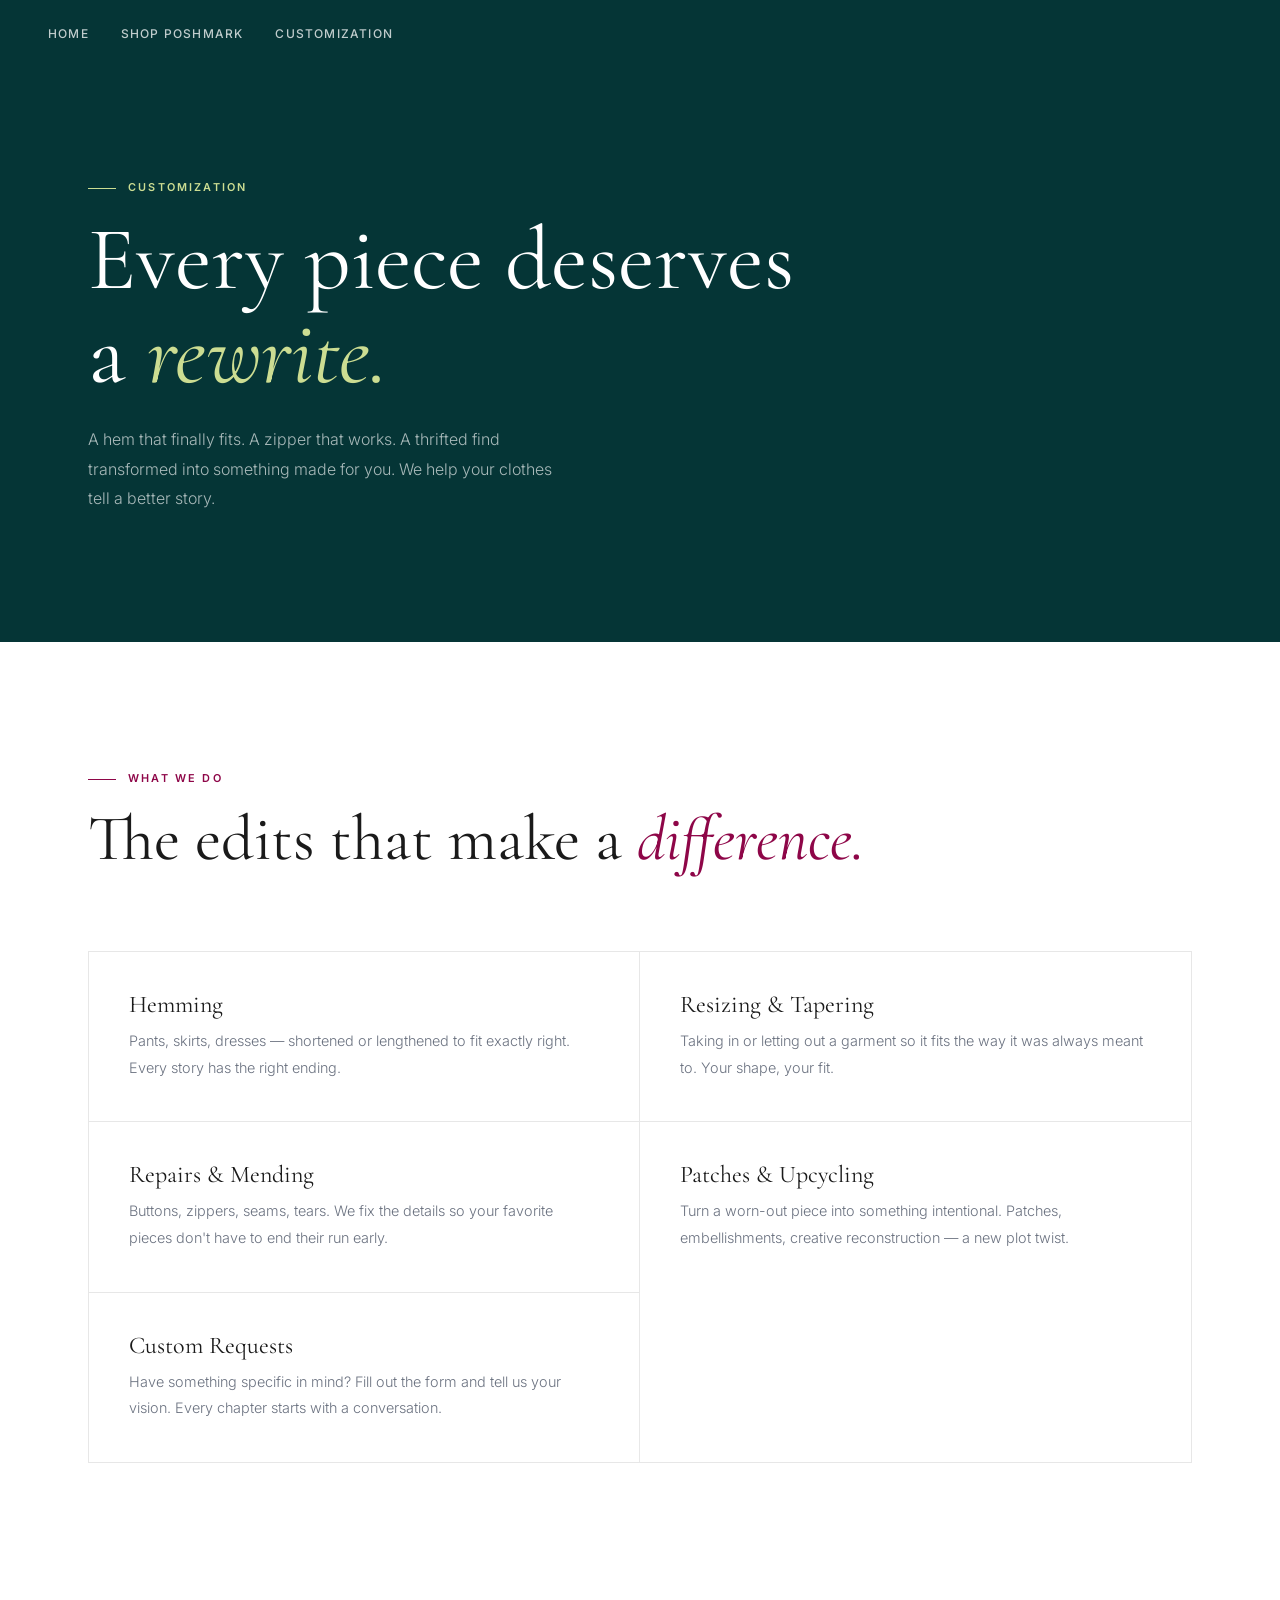
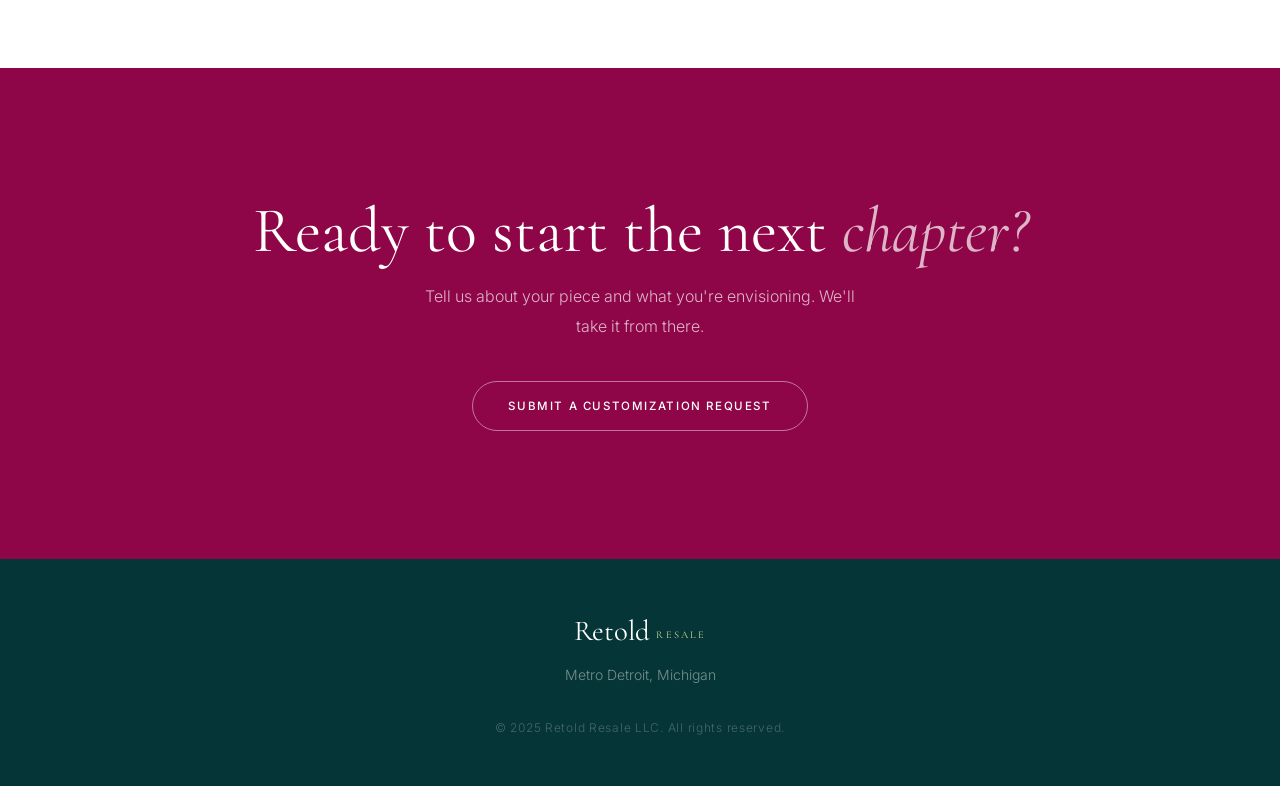
<file: customization.html>
<!DOCTYPE html>
<html lang="en">
<head>
  <meta charset="UTF-8" />
  <meta name="viewport" content="width=device-width, initial-scale=1.0" />
  <title>Customization — Retold Resale</title>
  <meta name="description" content="Custom alterations and clothing customization at Retold Resale. Give your pieces a new chapter." />
  <link rel="stylesheet" href="styles.css" />
  <style>
    .custom-hero {
      min-height: 70vh;
      display: flex; align-items: center;
      background: var(--forest);
      padding: clamp(8rem, 14vw, 12rem) 0 clamp(5rem, 10vw, 8rem);
    }
    .custom-hero h1 { color: var(--white); font-size: clamp(3.5rem, 7vw, 6rem); font-weight: 400; line-height: 1.05; margin-bottom: 1.5rem; }
    .custom-hero h1 em { color: var(--sage); font-style: italic; }
    .custom-hero p { color: rgba(255,255,255,0.65); font-size: 1rem; max-width: 48ch; line-height: 1.85; font-weight: 300; }
    .custom-hero .eyebrow { color: var(--sage); }
    .custom-hero .eyebrow::before { background: var(--sage); }

    .services-list {
      display: grid;
      grid-template-columns: repeat(2, 1fr);
      gap: 0;
      border: 1px solid rgba(26,26,26,0.1);
      margin-bottom: clamp(3rem, 6vw, 5rem);
    }
    .service-item {
      padding: 2.5rem;
      border-right: 1px solid rgba(26,26,26,0.1);
      border-bottom: 1px solid rgba(26,26,26,0.1);
    }
    .service-item:nth-child(2n) { border-right: none; }
    .service-item:nth-last-child(-n+2) { border-bottom: none; }
    .service-item h3 { font-size: 1.5rem; font-weight: 400; color: var(--black); margin-bottom: 0.6rem; }
    .service-item p { font-size: 0.9rem; color: var(--gray); font-weight: 300; line-height: 1.85; }

    .cta-custom {
      text-align: center;
      padding: clamp(5rem, 10vw, 8rem) 0;
      background: var(--berry);
    }
    .cta-custom h2 { color: var(--white); font-size: clamp(2.5rem, 5vw, 4rem); font-weight: 400; margin-bottom: 1rem; }
    .cta-custom h2 em { font-style: italic; color: rgba(255,255,255,0.7); }
    .cta-custom p { color: rgba(255,255,255,0.7); font-size: 1rem; max-width: 44ch; margin: 0 auto 2.5rem; font-weight: 300; line-height: 1.85; }

    /* Nav */
    .nav-limited {
      position: fixed; inset: 0 0 auto 0; z-index: 100;
      display: flex; align-items: center; justify-content: flex-start;
      padding: 1.2rem clamp(1.5rem, 5vw, 3rem);
      transition: background 0.4s, padding 0.3s;
      background: rgba(5,53,54,0.0);
    }
    .nav-limited.scrolled {
      background: rgba(251,248,243,0.97);
      backdrop-filter: blur(12px);
      box-shadow: 0 1px 0 rgba(26,26,26,0.1);
      padding: 0.9rem clamp(1.5rem, 5vw, 3rem);
    }
    .nav-limited .brand {
      font-family: 'Cormorant Garamond', Georgia, serif;
      font-size: 1.3rem; font-weight: 500;
      color: var(--white); text-decoration: none;
      transition: color 0.3s;
    }
    .nav-limited .brand span {
      font-size: 0.62rem; letter-spacing: 0.2em;
      text-transform: uppercase; color: var(--sage);
      display: block; font-family: 'Inter', sans-serif; font-weight: 600;
    }
    .nav-limited.scrolled .brand { color: var(--black); }
    .nav-limited.scrolled .brand span { color: var(--berry); }
    .nav-limited__links { display: flex; align-items: center; gap: 2rem; list-style: none; margin: 0; padding: 0; }
    .nav-limited__links a {
      font-size: 0.75rem; font-weight: 500; letter-spacing: 0.1em;
      text-transform: uppercase; color: rgba(255,255,255,0.75);
      text-decoration: none; transition: color 0.2s;
      font-family: 'Inter', sans-serif;
    }
    .nav-limited__links a:hover { color: var(--white); }
    .nav-limited.scrolled .nav-limited__links a { color: var(--gray); }
    .nav-limited.scrolled .nav-limited__links a:hover { color: var(--black); }
    .nav-limited__links .nav-cta {
      background: var(--berry); color: white !important;
      padding: 0.55rem 1.3rem; border-radius: 50px;
    }
    .nav-limited__links .nav-cta:hover { background: var(--forest) !important; }
    .nav-limited.scrolled .nav-limited__links .nav-cta { color: white !important; }

    @media (max-width: 640px) {
      .services-list { grid-template-columns: 1fr; }
      .service-item { border-right: none; }
      .service-item:nth-last-child(-n+2) { border-bottom: 1px solid rgba(26,26,26,0.1); }
      .service-item:last-child { border-bottom: none; }
    }
  </style>
</head>
<body>

  <!-- NAV -->
  <nav class="nav-limited" id="nav-limited">
    <ul class="nav-limited__links">
      <li><a href="index.html">Home</a></li>
      <li><a href="https://poshmark.com/closet/retold_resale" target="_blank">Shop Poshmark</a></li>
      <li><a href="customization.html">Customization</a></li>
    </ul>
  </nav>

  <!-- HERO -->
  <section class="custom-hero">
    <div class="container">
      <span class="eyebrow">Customization</span>
      <h1>Every piece deserves<br>a <em>rewrite.</em></h1>
      <p>A hem that finally fits. A zipper that works. A thrifted find transformed into something made for you. We help your clothes tell a better story.</p>
    </div>
  </section>

  <!-- SERVICES -->
  <section class="section section--cream">
    <div class="container">
      <div class="section-head">
        <span class="eyebrow">What We Do</span>
        <h2>The edits that make a <em>difference.</em></h2>
      </div>
      <div class="services-list">
        <div class="service-item">
          <h3>Hemming</h3>
          <p>Pants, skirts, dresses — shortened or lengthened to fit exactly right. Every story has the right ending.</p>
        </div>
        <div class="service-item">
          <h3>Resizing & Tapering</h3>
          <p>Taking in or letting out a garment so it fits the way it was always meant to. Your shape, your fit.</p>
        </div>
        <div class="service-item">
          <h3>Repairs & Mending</h3>
          <p>Buttons, zippers, seams, tears. We fix the details so your favorite pieces don't have to end their run early.</p>
        </div>
        <div class="service-item">
          <h3>Patches & Upcycling</h3>
          <p>Turn a worn-out piece into something intentional. Patches, embellishments, creative reconstruction — a new plot twist.</p>
        </div>
        <div class="service-item">
          <h3>Custom Requests</h3>
          <p>Have something specific in mind? Fill out the form and tell us your vision. Every chapter starts with a conversation.</p>
        </div>
      </div>
    </div>
  </section>

  <!-- CTA -->
  <section class="cta-custom">
    <div class="container">
      <h2>Ready to start the next <em>chapter?</em></h2>
      <p>Tell us about your piece and what you're envisioning. We'll take it from there.</p>
      <a href="https://forms.gle/hyjNChgdkvgyZFVo8" target="_blank" class="btn btn--outline" style="color:white; border-color:rgba(255,255,255,0.45);">Submit a Customization Request</a>
    </div>
  </section>

  <!-- FOOTER -->
  <footer style="background:var(--forest); color:var(--white); padding:3rem 0; text-align:center;">
    <div class="container">
      <div style="font-family:var(--serif); font-size:1.8rem; font-weight:400; margin-bottom:0.5rem;">
        Retold<span style="font-size:0.65rem; letter-spacing:0.2em; text-transform:uppercase; color:var(--sage); vertical-align:middle; margin-left:0.4rem;">Resale</span>
      </div>
      <p style="color:rgba(255,255,255,0.45); font-size:0.875rem; font-weight:300; margin-top:0.5rem;">Metro Detroit, Michigan</p>
      <p style="color:rgba(255,255,255,0.25); font-size:0.75rem; letter-spacing:0.06em; margin-top:2rem;">&copy; 2025 Retold Resale LLC. All rights reserved.</p>
    </div>
  </footer>

  <script>
    const nav = document.getElementById('nav-limited');
    addEventListener('scroll', () => nav.classList.toggle('scrolled', scrollY > 40));
  </script>

</body>
</html>
</file>
<file: styles.css>
/* =============================================
   Retold Resale — Elevated Marketing Site
   ============================================= */

@import url('https://fonts.googleapis.com/css2?family=Cormorant+Garamond:ital,wght@0,300;0,400;0,500;1,300;1,400;1,500&family=Inter:wght@300;400;500;600&display=swap');

:root {
  --berry:   #8E0648;
  --sage:    #CCDD92;
  --forest:  #053536;
  --coral:   #E66F4F;
  --blush:   #FFE8EA;
  --cream:   #FBF8F3;
  --white:   #FFFFFF;
  --black:   #1A1A1A;
  --gray:    #6B7280;
  --border:  rgba(26,26,26,0.1);

  --serif: 'Cormorant Garamond', Georgia, serif;
  --sans:  'Inter', system-ui, sans-serif;
  --max: 1200px;
}

*, *::before, *::after { box-sizing: border-box; margin: 0; padding: 0; }
html { scroll-behavior: smooth; -webkit-font-smoothing: antialiased; }
body {
  font-family: var(--sans);
  color: var(--black);
  background: var(--cream);
  font-size: 16px;
  line-height: 1.65;
  font-weight: 300;
}
img { display: block; max-width: 100%; height: auto; }
a { color: inherit; text-decoration: none; }
h1, h2, h3, h4 { font-family: var(--serif); line-height: 1.1; }

.container { width: 100%; max-width: var(--max); margin: 0 auto; padding: 0 clamp(1.5rem, 5vw, 3rem); }
.section { padding: clamp(5rem, 10vw, 9rem) 0; }

/* =============================================
   NAV
   ============================================= */
.nav {
  position: fixed; inset: 0 0 auto 0; z-index: 100;
  display: flex; align-items: center; justify-content: space-between;
  padding: 1.5rem clamp(1.5rem, 5vw, 3rem);
  transition: background 0.4s, padding 0.3s;
}
.nav.scrolled {
  background: rgba(251,248,243,0.97);
  backdrop-filter: blur(12px);
  padding: 1rem clamp(1.5rem, 5vw, 3rem);
  box-shadow: 0 1px 0 var(--border);
}
.nav__brand {
  font-family: var(--serif);
  font-size: 1.4rem;
  font-weight: 500;
  color: var(--black);
}
.nav__brand b { display: block; font-weight: 500; }
.nav__brand span {
  font-size: 0.62rem;
  font-weight: 600;
  letter-spacing: 0.2em;
  text-transform: uppercase;
  color: var(--berry);
}
.nav__links { display: flex; align-items: center; gap: 2.5rem; list-style: none; }
.nav__links a {
  font-size: 0.75rem;
  font-weight: 400;
  letter-spacing: 0.1em;
  color: var(--gray);
  text-transform: uppercase;
  transition: color 0.2s;
}
.nav__links a:hover, .nav__links a.active { color: var(--black); }
.nav__cta {
  background: var(--berry) !important;
  color: white !important;
  padding: 0.6rem 1.5rem !important;
  border-radius: 50px !important;
  letter-spacing: 0.08em;
  font-weight: 500 !important;
  transition: background 0.2s, transform 0.2s !important;
  text-transform: uppercase !important;
}
.nav__cta:hover { background: var(--forest) !important; transform: translateY(-1px); }

.logo-mobile { display: none; }

/* Hero on dark (forest) background */
.hero.section--forest { background: var(--forest); }
.hero.section--forest .hero__text h1 { color: var(--white); }
.hero.section--forest .hero__text h1 em { color: var(--sage); }
.hero.section--forest .hero__text p { color: var(--white); }
.hero.section--forest .btn--black { background: var(--berry); color: var(--white); }
.hero.section--forest .btn--black:hover { background: var(--white); color: var(--berry); transform: translateY(-2px); }
.hero.section--forest .btn--outline { color: var(--white); border-color: rgba(255,255,255,0.35); }
.hero.section--forest .btn--outline:hover { background: var(--white); color: var(--forest); border-color: var(--white); }

/* =============================================
   BUTTONS
   ============================================= */
.btn {
  display: inline-flex; align-items: center; gap: 0.5rem;
  padding: 0.9rem 2.2rem;
  border: none; cursor: pointer;
  font-family: var(--sans);
  font-size: 0.72rem; font-weight: 500;
  letter-spacing: 0.14em; text-transform: uppercase;
  border-radius: 50px;
  transition: all 0.25s ease;
  text-decoration: none;
  white-space: nowrap;
}
.btn--black { background: var(--forest); color: white; }
.btn--berry { background: var(--berry); color: white; }
.btn--berry:hover { background: var(--white); color: var(--berry); }
.btn--black:hover { background: var(--black); transform: translateY(-2px); }
.btn--outline { background: transparent; color: var(--black); border: 1px solid rgba(26,26,26,0.3); }
.btn--outline:hover { background: var(--black); color: white; border-color: var(--black); }

/* Nav over dark hero */
.nav--light:not(.scrolled) .nav__brand { color: var(--white); }
.nav--light:not(.scrolled) .nav__brand span { color: var(--sage); }
.nav--light:not(.scrolled) .nav__links a { color: rgba(255,255,255,0.65); }
.nav--light:not(.scrolled) .nav__links a:hover,
.nav--light:not(.scrolled) .nav__links a.active { color: var(--white); }
.nav--light:not(.scrolled) .nav__cta { background: var(--berry) !important; color: var(--white) !important; }
.nav--light:not(.scrolled) .nav__cta:hover { background: var(--white) !important; color: var(--berry) !important; }

/* =============================================
   HERO
   ============================================= */
.hero {
  padding-top: 8rem;
  padding-bottom: clamp(4rem, 8vw, 7rem);
  min-height: 100vh;
  display: flex; align-items: center;
}
.hero__grid {
  display: grid;
  grid-template-columns: 1.1fr 0.9fr;
  gap: clamp(3rem, 7vw, 6rem);
  align-items: center;
}
.hero__text h1 {
  font-size: clamp(3.8rem, 7vw, 6.5rem);
  color: var(--black);
  margin-bottom: 1.5rem;
  font-weight: 400;
  line-height: 1.05;
}
.hero__text h1 em { color: var(--berry); font-style: italic; }
.hero__text p {
  font-size: 1rem;
  color: var(--gray);
  margin-bottom: 2.5rem;
  max-width: 44ch;
  line-height: 1.85;
  font-weight: 300;
}
.hero__actions { display: flex; gap: 1rem; flex-wrap: wrap; }
.hero__media img {
  width: 100%;
  aspect-ratio: 3/4;
  object-fit: cover;
  border-radius: 3px;
}

/* =============================================
   SECTION COLOR BLOCKS
   ============================================= */
.section--cream   { background: var(--white); }
.section--blush   { background: var(--blush); }
.section--forest  { background: var(--forest); color: var(--white); }
.section--berry   { background: var(--berry);  color: var(--white); }

/* =============================================
   EYEBROW
   ============================================= */
.eyebrow {
  display: flex; align-items: center; gap: 0.75rem;
  font-family: var(--sans);
  font-size: 0.68rem; letter-spacing: 0.2em; text-transform: uppercase;
  color: var(--berry); font-weight: 600;
  margin-bottom: 1rem;
}
.eyebrow::before {
  content: ''; display: block;
  width: 28px; height: 1px;
  background: var(--berry); flex-shrink: 0;
}
.section--forest .eyebrow,
.testimonials .eyebrow { color: var(--sage); }
.section--forest .eyebrow::before,
.testimonials .eyebrow::before { background: var(--sage); }
.section--berry .eyebrow { color: rgba(255,255,255,0.55); }
.section--berry .eyebrow::before { background: rgba(255,255,255,0.35); }

/* =============================================
   SECTION HEAD
   ============================================= */
.section-head { margin-bottom: clamp(3rem, 6vw, 5rem); }
.section-head h2 {
  font-size: clamp(2.5rem, 5vw, 4.5rem);
  color: var(--black);
  margin-bottom: 1rem;
  font-weight: 400;
  line-height: 1.1;
}
.section-head h2 em { color: var(--berry); font-style: italic; }
.section-head p {
  font-size: 1rem;
  color: var(--gray);
  max-width: 55ch;
  font-weight: 300;
  line-height: 1.85;
}
.section--forest .section-head h2 { color: var(--white); }
.section--forest .section-head h2 em { color: var(--sage); }
.section--forest .section-head p { color: rgba(255,255,255,0.55); }
.testimonials .section-head h2 { color: var(--white); }
.testimonials .section-head p { color: rgba(255,255,255,0.55); }

/* =============================================
   CARDS
   ============================================= */
.card-grid {
  display: grid;
  grid-template-columns: repeat(3, 1fr);
  gap: 1.5rem;
}
.card-grid--4 { grid-template-columns: repeat(4, 1fr); }

.card {
  background: var(--white);
  border: 1px solid var(--border);
  border-radius: 3px;
  overflow: hidden;
  transition: box-shadow 0.3s, border-color 0.3s, transform 0.3s;
}
.card:hover {
  border-color: rgba(26,26,26,0.18);
  box-shadow: 0 8px 32px rgba(0,0,0,0.07);
  transform: translateY(-2px);
}
.card__img { aspect-ratio: 3/4; overflow: hidden; }
.card__img img { width: 100%; height: 100%; object-fit: cover; transition: transform 0.6s ease; }
.card:hover .card__img img { transform: scale(1.04); }
.card__body { padding: 2rem; }
.card h3 {
  font-size: 1.6rem;
  color: var(--black);
  margin-bottom: 0.6rem;
  font-weight: 400;
}
.card p { color: var(--gray); font-size: 0.9rem; font-weight: 300; line-height: 1.85; }

/* =============================================
   STEPS
   ============================================= */
.steps {
  display: grid;
  grid-template-columns: repeat(5, 1fr);
  border: 1px solid var(--border);
}
.section--forest .steps { border-color: rgba(255,255,255,0.1); }
.section--cream .steps { border-color: var(--border); }

.step {
  padding: 2.5rem 2rem;
  border-right: 1px solid var(--border);
}
.section--forest .step { border-right-color: rgba(255,255,255,0.1); }
.step:last-child { border-right: none; }

.step__num {
  font-family: var(--serif);
  font-size: 4rem;
  font-weight: 300;
  color: rgba(142,6,72,0.1);
  line-height: 1;
  margin-bottom: 1.25rem;
}
.section--forest .step__num { color: rgba(204,221,146,0.22); }
.step h3 {
  font-size: 1rem;
  font-family: var(--sans);
  font-weight: 500;
  letter-spacing: 0.02em;
  color: var(--black);
  margin-bottom: 0.6rem;
}
.section--forest .step h3 { color: var(--white); }
.step p {
  font-size: 0.85rem;
  line-height: 1.85;
  font-weight: 300;
  color: var(--gray);
}
.section--forest .step p { color: rgba(255,255,255,0.52); }

/* =============================================
   TESTIMONIALS
   ============================================= */
.testimonials {
  background: var(--forest);
  color: var(--white);
  padding: clamp(5rem, 10vw, 8rem) 0;
}
.quote-grid {
  display: grid;
  grid-template-columns: repeat(3, 1fr);
  border: 1px solid rgba(255,255,255,0.1);
}
.quote { padding: 2.5rem; }
.quote + .quote { border-left: 1px solid rgba(255,255,255,0.1); }
.quote p {
  font-family: var(--serif);
  font-size: 1.2rem;
  font-style: italic;
  font-weight: 300;
  margin-bottom: 2rem;
  line-height: 1.85;
  color: rgba(255,255,255,0.85);
}
.quote__author { font-size: 0.78rem; color: rgba(255,255,255,0.38); letter-spacing: 0.05em; }
.quote__author b { display: block; color: var(--white); font-weight: 500; margin-bottom: 0.2rem; }

/* =============================================
   PRICING
   ============================================= */
.pricing-grid {
  display: grid;
  grid-template-columns: repeat(3, 1fr);
  gap: 1.5rem;
}
.pricing-grid--2 {
  grid-template-columns: repeat(2, 1fr);
  max-width: 820px;
  margin-inline: auto;
}

/* Service list for alterations */
.service-list {
  list-style: none;
  margin-top: 1.25rem;
  display: flex; flex-direction: column; gap: 0.6rem;
}
.service-list li {
  font-size: 0.875rem;
  color: var(--gray);
  font-weight: 300;
  padding-left: 1.25rem;
  position: relative;
}
.service-list li::before {
  content: '—';
  position: absolute; left: 0;
  color: var(--berry);
  font-size: 0.7rem;
  top: 0.2em;
}
.price-card {
  background: var(--white);
  border: 1px solid var(--border);
  border-radius: 3px;
  padding: 2.5rem;
  display: flex; flex-direction: column;
  transition: box-shadow 0.3s, transform 0.3s;
}
.price-card:hover { box-shadow: 0 16px 48px rgba(0,0,0,0.09); transform: translateY(-3px); }
.price-card--featured {
  background: var(--forest);
  color: var(--white);
  border-color: var(--forest);
}
.price-card__label {
  font-size: 0.65rem;
  letter-spacing: 0.2em;
  text-transform: uppercase;
  color: var(--berry);
  margin-bottom: 1.5rem;
  font-weight: 600;
}
.price-card--featured .price-card__label { color: var(--sage); }
.price-card h3 { font-size: 2rem; font-weight: 400; letter-spacing: -0.01em; }
.price-card__amount {
  font-family: var(--serif);
  font-size: 4rem;
  font-weight: 300;
  color: var(--black);
  line-height: 1;
  margin: 1.25rem 0 0.25rem;
}
.price-card--featured .price-card__amount { color: var(--sage); }
.price-card__period {
  font-size: 0.78rem;
  color: var(--gray);
  margin-bottom: 2rem;
  font-weight: 300;
  letter-spacing: 0.04em;
}
.price-card--featured .price-card__period { color: rgba(255,255,255,0.42); }
.price-card ul {
  list-style: none;
  display: flex; flex-direction: column;
  gap: 0.75rem;
  margin-bottom: 2.5rem;
  flex: 1;
  padding-top: 1.5rem;
  border-top: 1px solid var(--border);
}
.price-card--featured ul { border-top-color: rgba(255,255,255,0.12); }
.price-card li {
  font-size: 0.875rem;
  padding-left: 1.25rem;
  position: relative;
  color: var(--gray);
  font-weight: 300;
  line-height: 1.5;
}
.price-card--featured li { color: rgba(255,255,255,0.62); }
.price-card li::before {
  content: '—';
  position: absolute; left: 0;
  color: var(--berry);
  font-size: 0.7rem;
  top: 0.2em;
}
.price-card--featured li::before { color: var(--sage); }
.price-card .btn { width: 100%; justify-content: center; }

/* =============================================
   CTA SECTION
   ============================================= */
.cta {
  background: var(--berry);
  color: var(--white);
  padding: clamp(5rem, 10vw, 8rem) 0;
  text-align: center;
}
.cta h2 {
  color: var(--white);
  font-size: clamp(2.5rem, 5vw, 4.5rem);
  margin-bottom: 1rem;
  font-weight: 400;
}
.cta h2 em { font-style: italic; color: rgba(255,255,255,0.72); }
.cta p {
  color: rgba(255,255,255,0.68);
  font-size: 1rem;
  max-width: 44ch;
  margin: 0 auto 2.5rem;
  font-weight: 300;
  line-height: 1.85;
}
.cta .btn--outline { color: var(--white); border-color: rgba(255,255,255,0.4); }
.cta .btn--outline:hover { background: var(--white); color: var(--berry); border-color: var(--white); }

/* =============================================
   FOOTER
   ============================================= */
.footer {
  background: var(--forest);
  color: var(--white);
  padding: 5rem 0 2.5rem;
}
.footer__grid {
  display: grid;
  grid-template-columns: 2fr 1fr 1fr 1.5fr;
  gap: 2rem;
  margin-bottom: 4rem;
}
.footer__brand {
  font-family: var(--serif);
  font-size: 1.6rem;
  font-weight: 400;
  margin-bottom: 0.25rem;
}
.footer__brand-sub {
  font-size: 0.62rem;
  letter-spacing: 0.2em;
  text-transform: uppercase;
  color: var(--sage);
}
.footer__tag {
  font-size: 0.875rem;
  color: rgba(255,255,255,0.38);
  margin-top: 1rem;
  max-width: 30ch;
  line-height: 1.85;
  font-weight: 300;
}
.footer__h {
  font-size: 0.62rem;
  letter-spacing: 0.2em;
  text-transform: uppercase;
  color: rgba(255,255,255,0.3);
  margin-bottom: 1.25rem;
  font-weight: 600;
}
.footer__links { list-style: none; display: flex; flex-direction: column; gap: 0.6rem; }
.footer__links a {
  font-size: 0.875rem;
  color: rgba(255,255,255,0.48);
  transition: color 0.2s;
  font-weight: 300;
}
.footer__links a:hover { color: var(--white); }
.footer__bottom {
  display: flex; justify-content: space-between;
  padding-top: 2rem;
  border-top: 1px solid rgba(255,255,255,0.07);
}
.footer__copy { font-size: 0.75rem; color: rgba(255,255,255,0.22); letter-spacing: 0.06em; }

/* =============================================
   SPLIT (two-column with image)
   ============================================= */
.split {
  display: grid;
  grid-template-columns: 1fr 1fr;
  gap: clamp(3rem, 7vw, 6rem);
  align-items: center;
}
.split--rev { direction: rtl; }
.split--rev > * { direction: ltr; }
.split__img img { width: 100%; aspect-ratio: 4/5; object-fit: cover; border-radius: 3px; }

/* =============================================
   FAQ
   ============================================= */
.faq-list { max-width: 680px; margin: 0 auto; }
.faq-item { border-bottom: 1px solid var(--border); padding: 1.75rem 0; }
.faq-item:last-child { border-bottom: none; }
.faq-item summary {
  list-style: none; cursor: pointer;
  font-size: 1rem; font-weight: 500;
  font-family: var(--sans);
  color: var(--black);
  display: flex; justify-content: space-between; align-items: center; gap: 1rem;
  user-select: none;
}
.faq-item summary::after {
  content: '+'; font-size: 1.3rem; color: var(--berry);
  font-weight: 300; transition: transform 0.3s; flex-shrink: 0;
}
.faq-item[open] summary::after { transform: rotate(45deg); }
.faq-item__body {
  padding-top: 1rem;
  color: var(--gray);
  font-weight: 300;
  line-height: 1.85;
  font-size: 0.95rem;
}

/* =============================================
   STATS
   ============================================= */
.stats-grid {
  display: grid;
  grid-template-columns: repeat(4, 1fr);
  gap: 2rem;
  text-align: center;
}
.stat__number {
  font-family: var(--serif);
  font-size: 4.5rem;
  font-weight: 300;
  color: var(--berry);
  margin-bottom: 0.5rem;
  line-height: 1;
}
.stat__label {
  font-size: 0.72rem;
  color: var(--gray);
  font-weight: 500;
  letter-spacing: 0.14em;
  text-transform: uppercase;
}

/* =============================================
   RESPONSIVE
   ============================================= */
@media (max-width: 1024px) {
  .hero__grid { grid-template-columns: 1fr; }
  .hero__text { text-align: center; }
  .hero__actions { justify-content: center; }
  .hero__text p { margin-left: auto; margin-right: auto; }
  .logo-mobile { display: block; }
  .logo-desktop { display: none; }
  .hero__text h1 { font-size: clamp(3rem, 8vw, 5rem); }
  .card-grid,
  .card-grid--4 { grid-template-columns: repeat(2, 1fr); }
  .steps {
    grid-template-columns: repeat(2, 1fr);
  }
  .step { border-bottom: 1px solid var(--border); }
  .section--forest .step { border-bottom-color: rgba(255,255,255,0.1); }
  .step:nth-child(2n) { border-right: none; }
  .step:last-child { border-bottom: none; }
  .quote-grid { grid-template-columns: 1fr; border: none; }
  .quote + .quote { border-left: none; border-top: 1px solid rgba(255,255,255,0.1); }
  .pricing-grid { grid-template-columns: 1fr; max-width: 420px; margin-inline: auto; }
  .split { grid-template-columns: 1fr; }
  .split--rev { direction: ltr; }
  .footer__grid { grid-template-columns: 1fr 1fr; }
  .nav__links { display: none; }
  .stats-grid { grid-template-columns: repeat(2, 1fr); }
}
@media (max-width: 640px) {
  .container { padding: 0 1.5rem; }
  .section { padding: 4rem 0; }
  .hero { padding-top: 7rem; }
  .card-grid,
  .card-grid--4 { grid-template-columns: 1fr; }
  .steps { grid-template-columns: 1fr; }
  .step { border-right: none; }
  .step:nth-child(2n) { border-right: none; }
  .footer__bottom { flex-direction: column; gap: 1rem; text-align: center; }
  .stats-grid { grid-template-columns: repeat(2, 1fr); }
}
</file>
